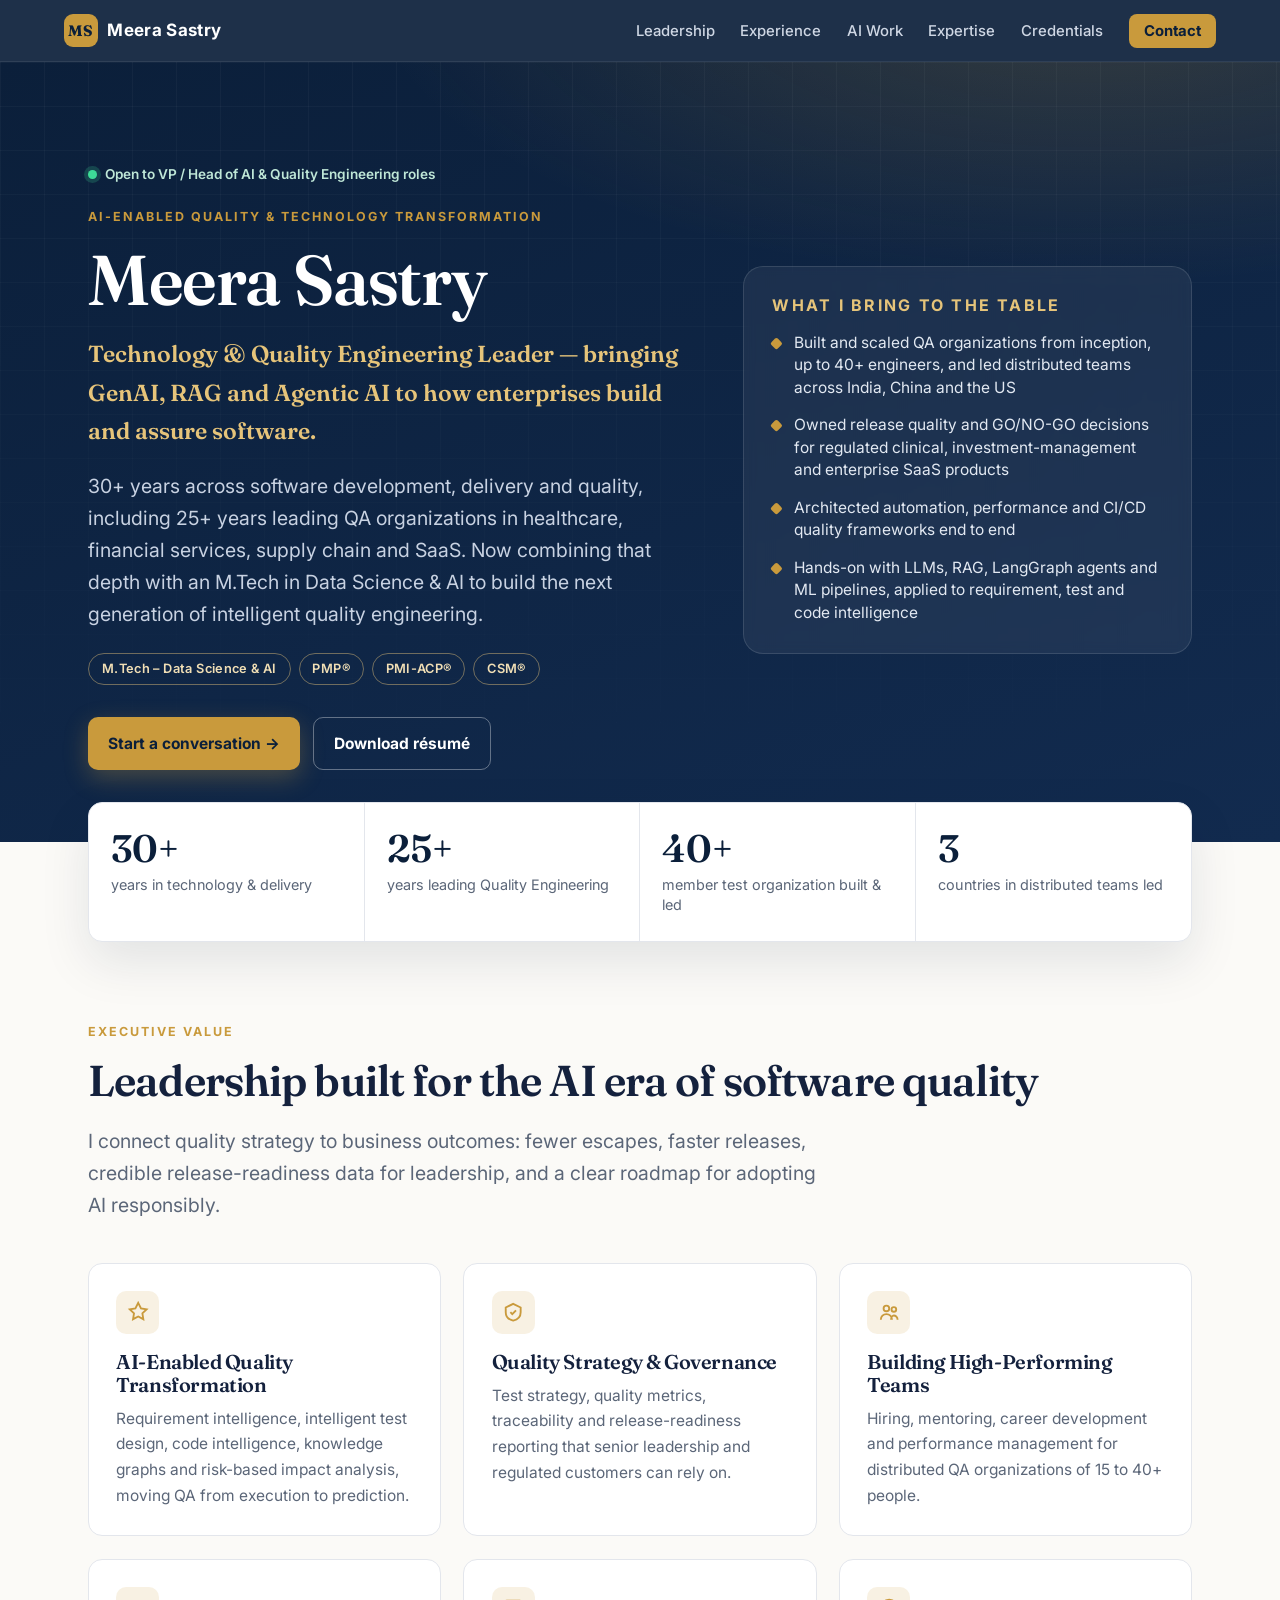
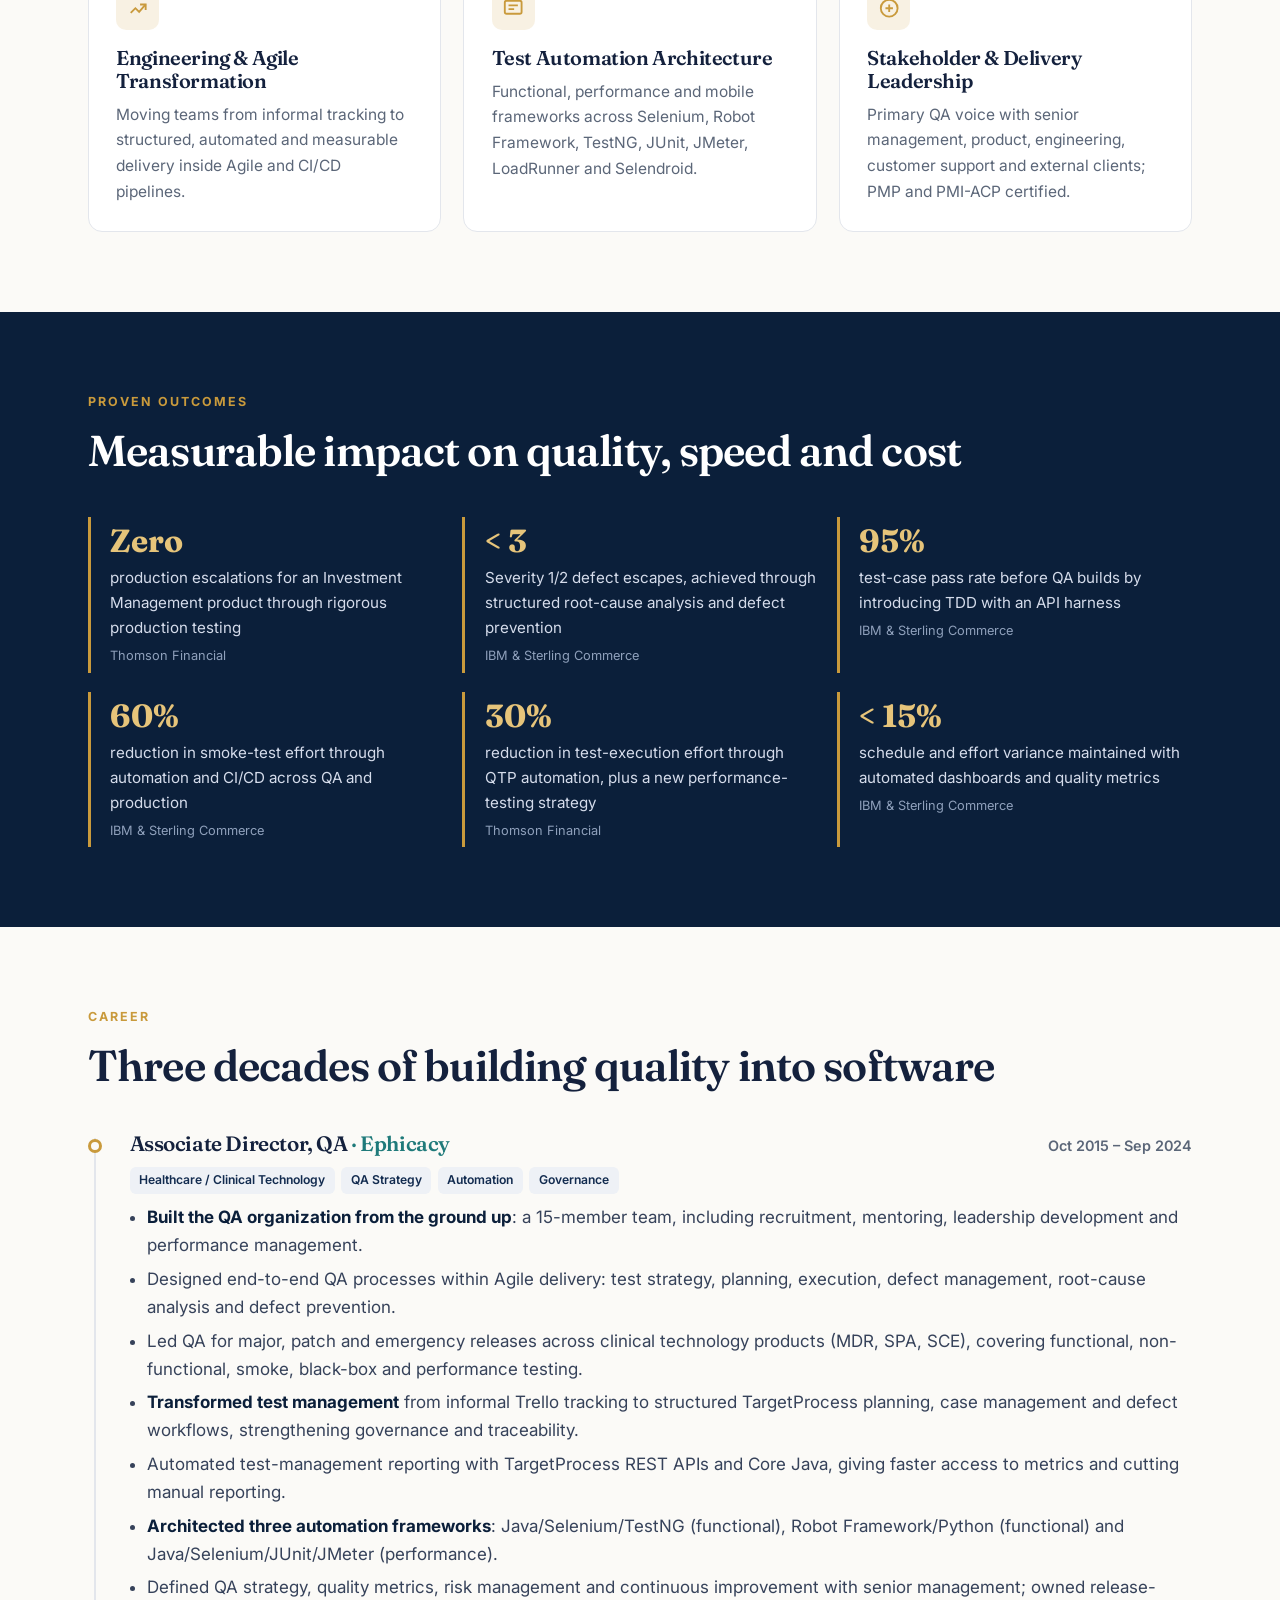
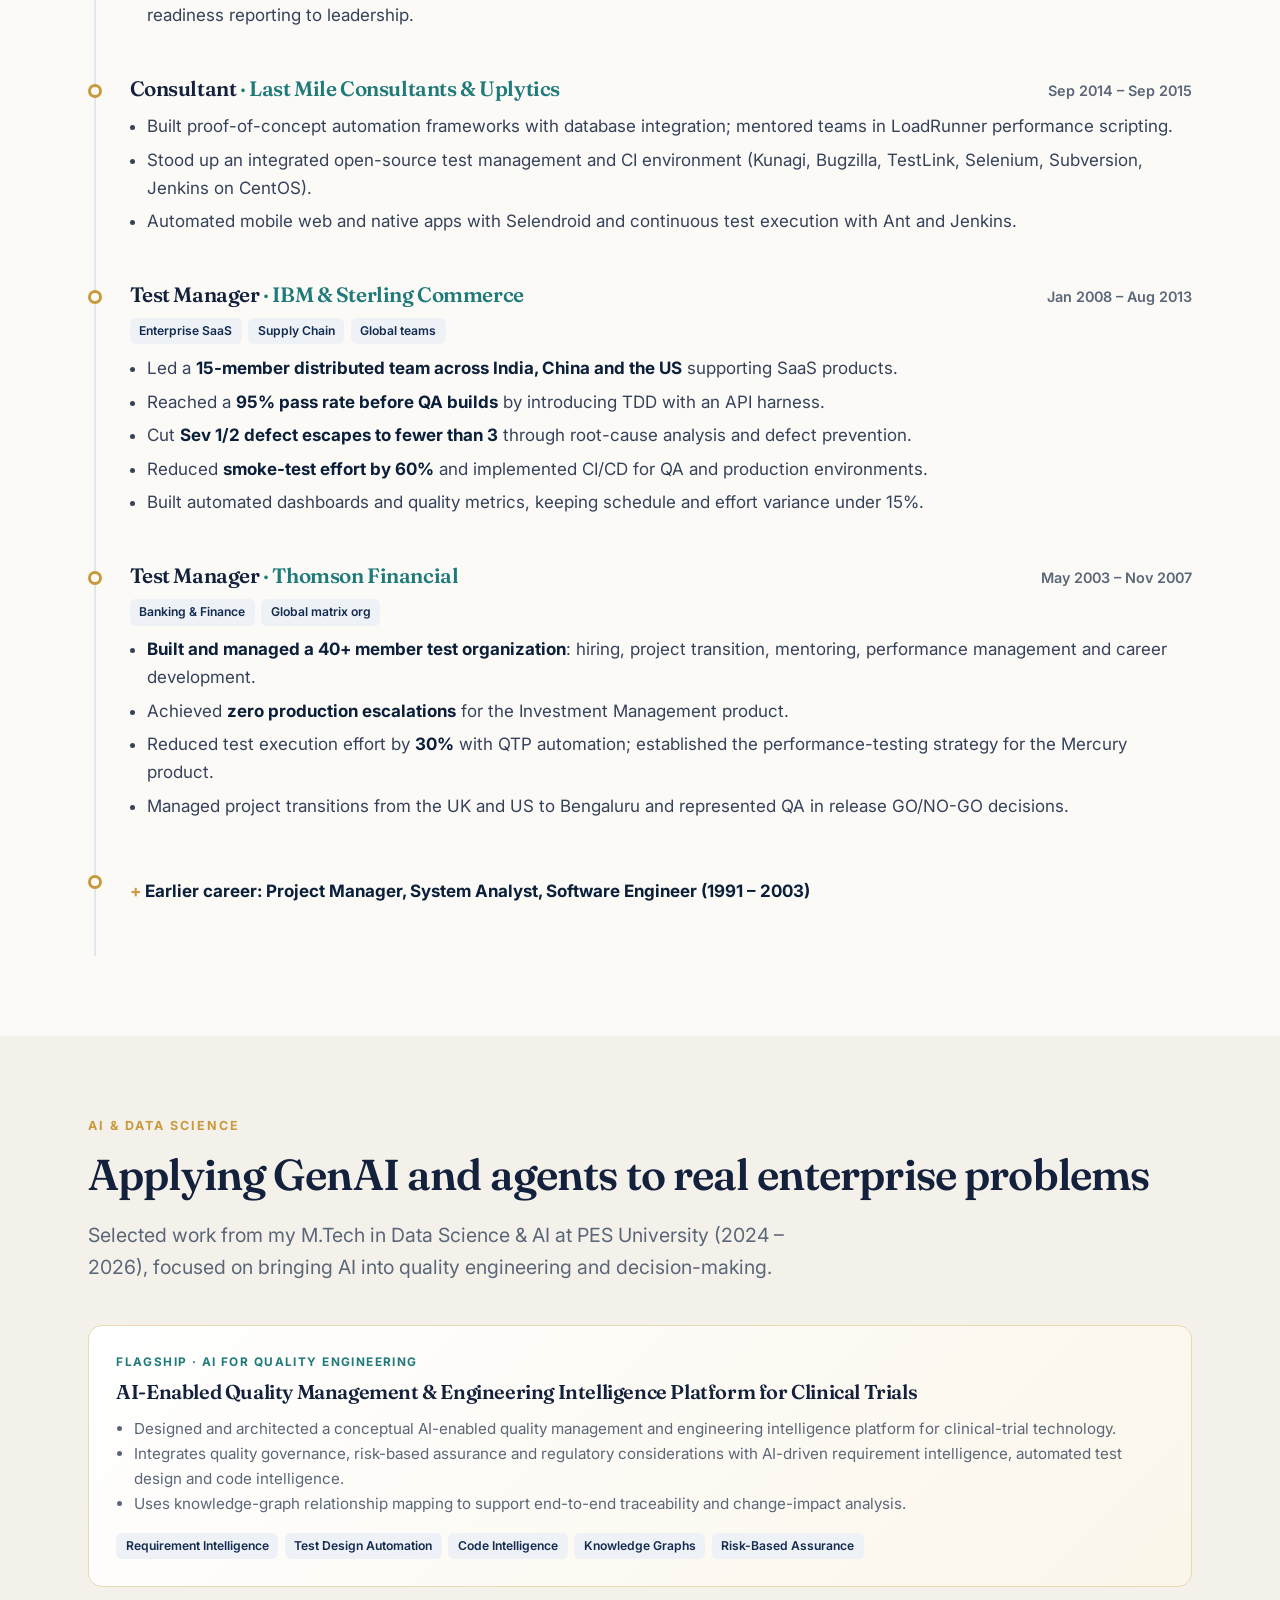
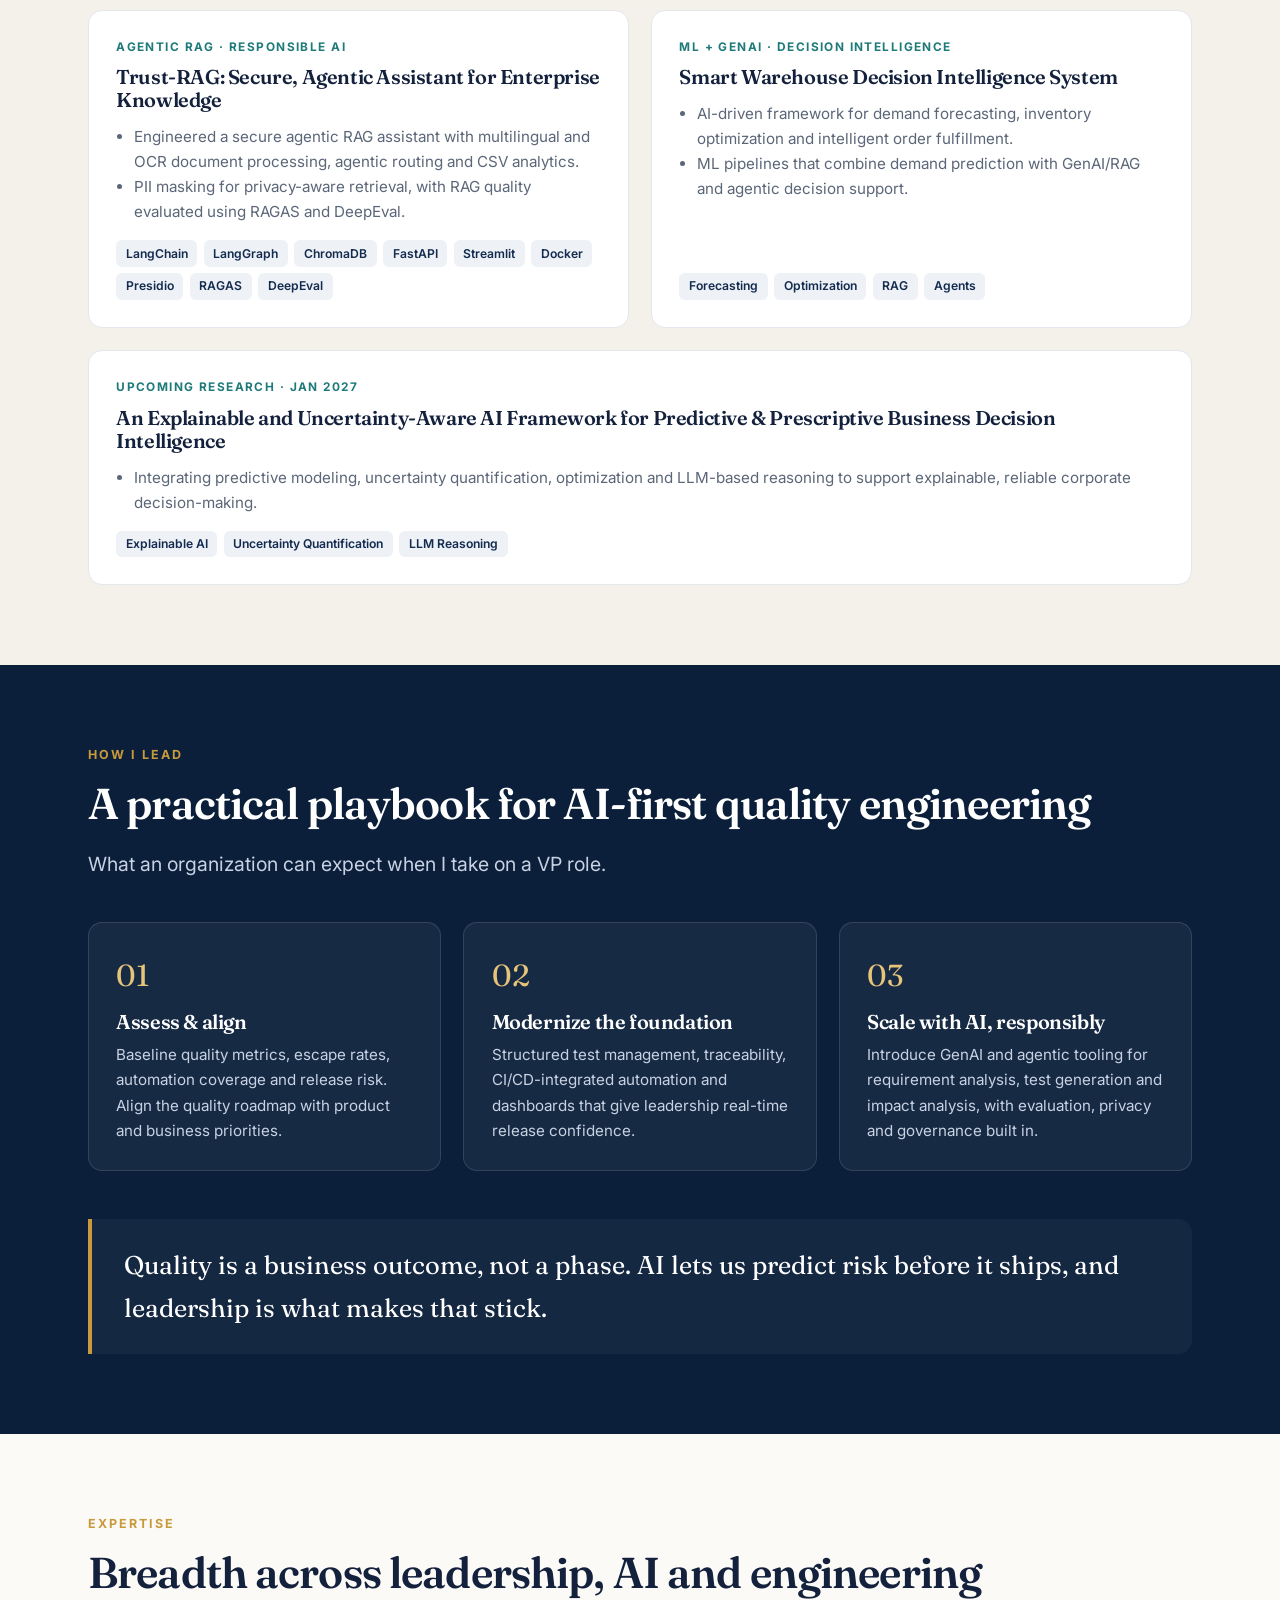
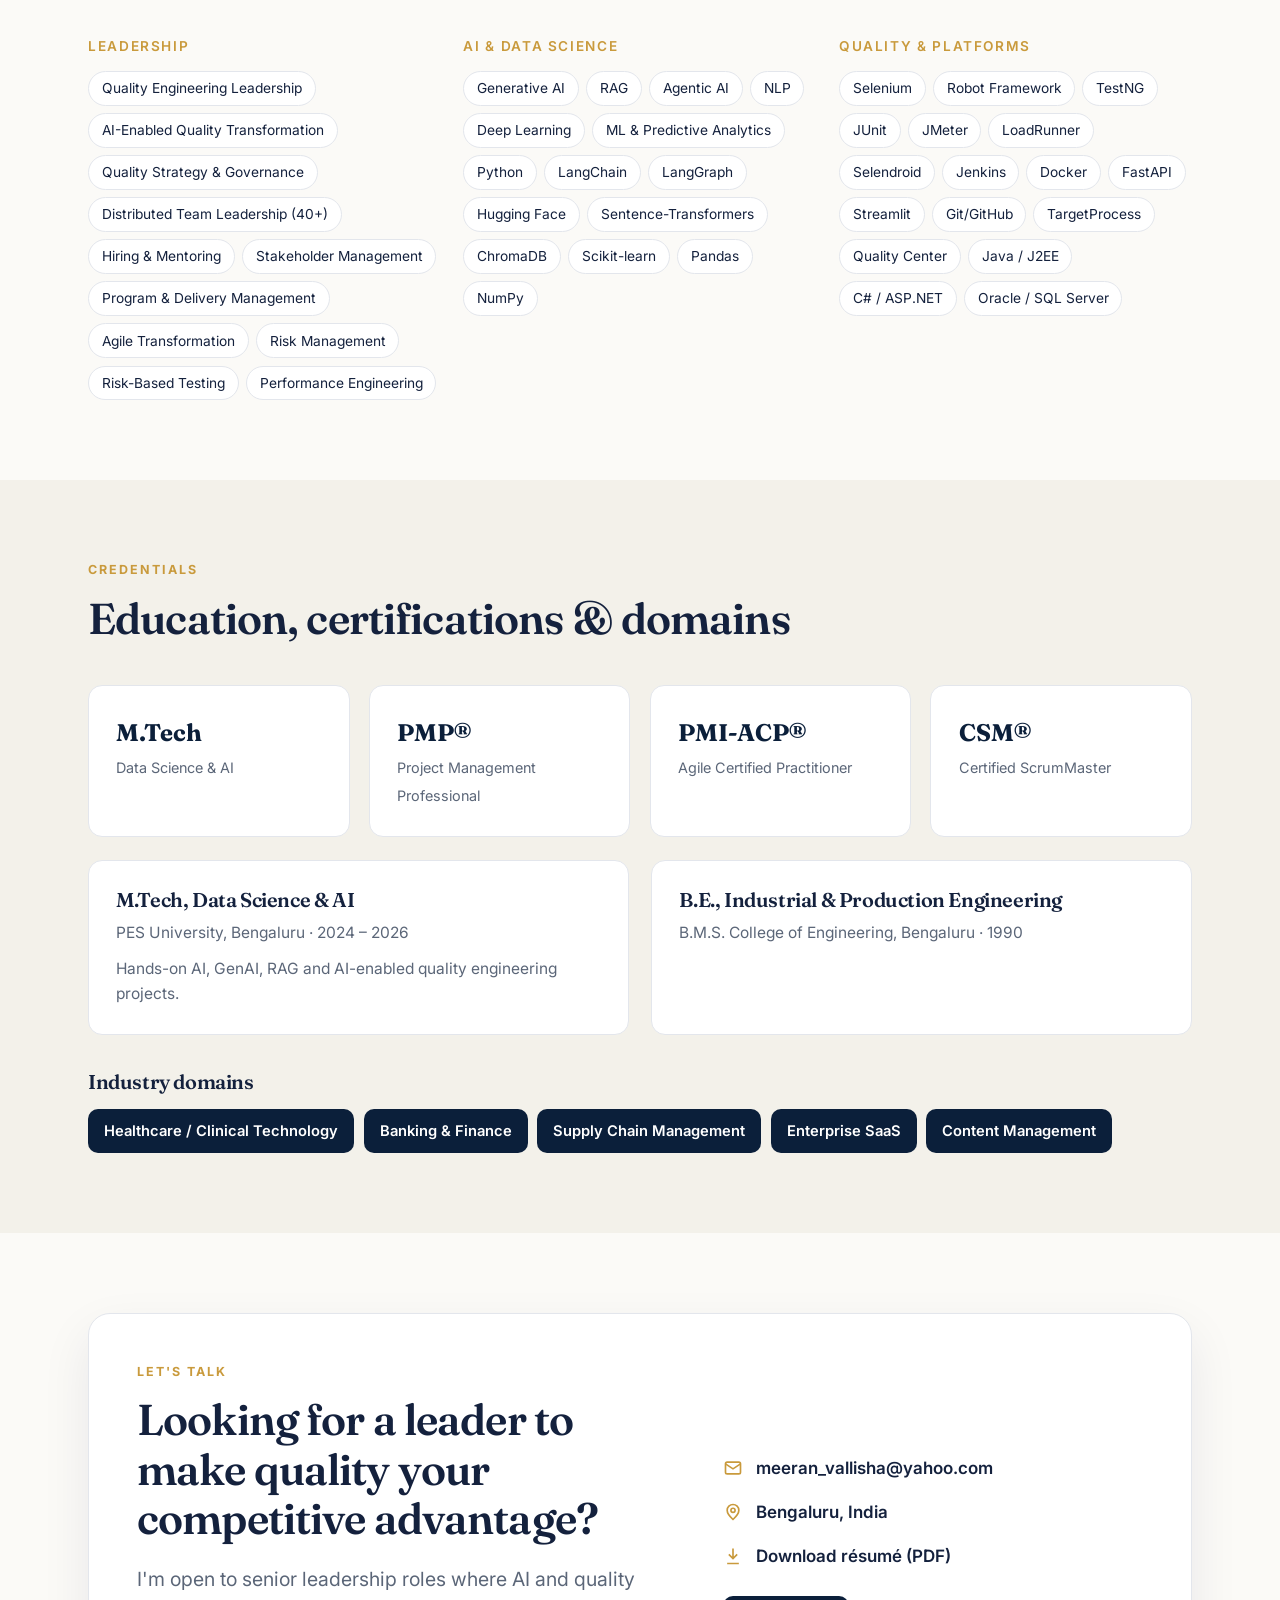
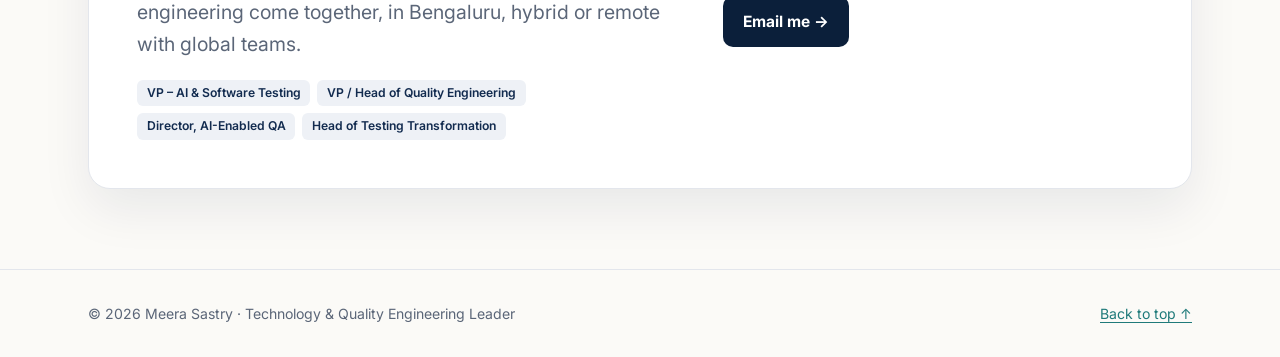
<file: index.html>
<!DOCTYPE html>
<html lang="en">
<head>
<meta charset="UTF-8">
<meta name="viewport" content="width=device-width, initial-scale=1.0">
<title>Meera Sastry | AI-Enabled Quality Engineering Leader | VP – AI & Software Testing</title>
<meta name="description" content="Meera Sastry — Technology & Quality Engineering leader with 30+ years of experience, 25+ in QA leadership. M.Tech in Data Science & AI, PMP®, PMI-ACP®, CSM®. Open to VP / Head of AI & Quality Engineering roles.">
<meta name="keywords" content="Meera Sastry, VP Quality Engineering, Head of QA, AI in Testing, GenAI, RAG, Agentic AI, Test Automation, QA Director, Bengaluru">
<meta name="author" content="Meera Sastry">
<meta property="og:type" content="profile">
<meta property="og:title" content="Meera Sastry | AI-Enabled Quality Engineering Leader">
<meta property="og:description" content="30+ years in technology, 25+ in Quality Engineering leadership. M.Tech in Data Science & AI. Open to VP – AI & Software Testing roles.">
<meta property="og:image" content="https://meerasastryv.github.io/assets/og-image.png">
<meta name="twitter:card" content="summary_large_image">
<link rel="icon" type="image/svg+xml" href="assets/favicon.svg">
<link rel="preconnect" href="https://fonts.googleapis.com">
<link rel="preconnect" href="https://fonts.gstatic.com" crossorigin>
<link href="https://fonts.googleapis.com/css2?family=Fraunces:opsz,wght@9..144,500;9..144,600;9..144,700&family=Inter:wght@400;500;600;700&display=swap" rel="stylesheet">
<link rel="stylesheet" href="assets/styles.css">
<script>document.documentElement.classList.add("js")</script>
<script type="application/ld+json">
{"@context":"https://schema.org","@type":"Person","name":"Meera Sastry","jobTitle":"Technology & Quality Engineering Leader","email":"mailto:meeran_vallisha@yahoo.com","address":{"@type":"PostalAddress","addressLocality":"Bengaluru","addressCountry":"IN"},
"alumniOf":[{"@type":"CollegeOrUniversity","name":"PES University"},{"@type":"CollegeOrUniversity","name":"B.M.S. College of Engineering"}],
"hasCredential":["PMP","PMI-ACP","Certified ScrumMaster (CSM)"],
"knowsAbout":["Quality Engineering","Software Testing","Test Automation","Generative AI","Retrieval-Augmented Generation","Agentic AI","Machine Learning","Risk-Based Testing","Agile Transformation"]}
</script>
</head>
<body>
<a class="skip" href="#main">Skip to content</a>
<header class="site-header">
  <nav class="container nav" aria-label="Primary">
    <a class="logo" href="#top"><span class="logo-mark">MS</span>Meera Sastry</a>
    <button class="menu-btn" aria-expanded="false" aria-controls="menu" aria-label="Toggle menu">☰</button>
    <ul id="menu">
      <li><a href="#value">Leadership</a></li>
      <li><a href="#experience">Experience</a></li>
      <li><a href="#ai">AI Work</a></li>
      <li><a href="#expertise">Expertise</a></li>
      <li><a href="#credentials">Credentials</a></li>
      <li><a class="nav-cta" href="#contact">Contact</a></li>
    </ul>
  </nav>
</header>

<main id="main">
<section class="hero" id="top">
  <div class="container hero-grid">
    <div>
      <p class="availability">Open to VP / Head of AI &amp; Quality Engineering roles</p>
      <p class="eyebrow">AI-Enabled Quality &amp; Technology Transformation</p>
      <h1>Meera Sastry</h1>
      <p class="title">Technology &amp; Quality Engineering Leader — bringing GenAI, RAG and Agentic AI to how enterprises build and assure software.</p>
      <p class="lead">30+ years across software development, delivery and quality, including 25+ years leading QA organizations in healthcare, financial services, supply chain and SaaS. Now combining that depth with an M.Tech in Data Science &amp; AI to build the next generation of intelligent quality engineering.</p>
      <div class="badges" aria-label="Certifications">
        <span class="badge">M.Tech – Data Science &amp; AI</span><span class="badge">PMP®</span><span class="badge">PMI-ACP®</span><span class="badge">CSM®</span>
      </div>
      <div class="actions">
        <a class="btn btn-gold" href="#contact">Start a conversation →</a>
        <a class="btn btn-ghost" href="assets/Meera_Sastry_Resume.pdf" download>Download résumé</a>
      </div>
    </div>
    <aside class="hero-card" aria-label="At a glance">
      <h2>What I bring to the table</h2>
      <ul>
        <li>Built and scaled QA organizations from inception, up to 40+ engineers, and led distributed teams across India, China and the US</li>
        <li>Owned release quality and GO/NO-GO decisions for regulated clinical, investment-management and enterprise SaaS products</li>
        <li>Architected automation, performance and CI/CD quality frameworks end to end</li>
        <li>Hands-on with LLMs, RAG, LangGraph agents and ML pipelines, applied to requirement, test and code intelligence</li>
      </ul>
    </aside>
  </div>
</section>

<div class="container metrics reveal">
  <div class="metric-grid">
    <div class="metric"><b>30+</b><span>years in technology &amp; delivery</span></div>
    <div class="metric"><b>25+</b><span>years leading Quality Engineering</span></div>
    <div class="metric"><b>40+</b><span>member test organization built &amp; led</span></div>
    <div class="metric"><b>3</b><span>countries in distributed teams led</span></div>
  </div>
</div>

<section id="value">
  <div class="container">
    <div class="section-head reveal">
      <p class="eyebrow">Executive value</p>
      <h2>Leadership built for the AI era of software quality</h2>
      <p class="lead">I connect quality strategy to business outcomes: fewer escapes, faster releases, credible release-readiness data for leadership, and a clear roadmap for adopting AI responsibly.</p>
    </div>
    <div class="value-grid">
      <article class="card reveal"><div class="icon"><svg viewBox="0 0 24 24" fill="none" stroke="currentColor" stroke-width="2"><path d="M12 2l3 6 6 .9-4.5 4.3 1 6.3L12 16.6 6.5 19.5l1-6.3L3 8.9 9 8z"/></svg></div>
        <h3>AI-Enabled Quality Transformation</h3><p>Requirement intelligence, intelligent test design, code intelligence, knowledge graphs and risk-based impact analysis, moving QA from execution to prediction.</p></article>
      <article class="card reveal"><div class="icon"><svg viewBox="0 0 24 24" fill="none" stroke="currentColor" stroke-width="2"><path d="M12 3l8 4v5c0 5-3.5 8-8 9-4.5-1-8-4-8-9V7z"/><path d="M9 12l2 2 4-4"/></svg></div>
        <h3>Quality Strategy &amp; Governance</h3><p>Test strategy, quality metrics, traceability and release-readiness reporting that senior leadership and regulated customers can rely on.</p></article>
      <article class="card reveal"><div class="icon"><svg viewBox="0 0 24 24" fill="none" stroke="currentColor" stroke-width="2"><circle cx="9" cy="8" r="3"/><circle cx="17" cy="9" r="2.5"/><path d="M3 20c0-3.3 2.7-6 6-6s6 2.7 6 6M14 20c0-2.5 1.5-4.5 3-4.5s4 1.5 4 4.5"/></svg></div>
        <h3>Building High-Performing Teams</h3><p>Hiring, mentoring, career development and performance management for distributed QA organizations of 15 to 40+ people.</p></article>
      <article class="card reveal"><div class="icon"><svg viewBox="0 0 24 24" fill="none" stroke="currentColor" stroke-width="2"><path d="M4 17l5-5 4 4 7-8"/><path d="M14 8h6v6"/></svg></div>
        <h3>Engineering &amp; Agile Transformation</h3><p>Moving teams from informal tracking to structured, automated and measurable delivery inside Agile and CI/CD pipelines.</p></article>
      <article class="card reveal"><div class="icon"><svg viewBox="0 0 24 24" fill="none" stroke="currentColor" stroke-width="2"><rect x="3" y="4" width="18" height="14" rx="2"/><path d="M7 9h10M7 13h6"/></svg></div>
        <h3>Test Automation Architecture</h3><p>Functional, performance and mobile frameworks across Selenium, Robot Framework, TestNG, JUnit, JMeter, LoadRunner and Selendroid.</p></article>
      <article class="card reveal"><div class="icon"><svg viewBox="0 0 24 24" fill="none" stroke="currentColor" stroke-width="2"><path d="M8 12h8M12 8v8"/><circle cx="12" cy="12" r="9"/></svg></div>
        <h3>Stakeholder &amp; Delivery Leadership</h3><p>Primary QA voice with senior management, product, engineering, customer support and external clients; PMP and PMI-ACP certified.</p></article>
    </div>
  </div>
</section>

<section class="dark" id="impact">
  <div class="container">
    <div class="section-head reveal">
      <p class="eyebrow">Proven outcomes</p>
      <h2>Measurable impact on quality, speed and cost</h2>
    </div>
    <div class="impact-grid">
      <div class="impact reveal"><b>Zero</b><p>production escalations for an Investment Management product through rigorous production testing</p><small>Thomson Financial</small></div>
      <div class="impact reveal"><b>&lt; 3</b><p>Severity 1/2 defect escapes, achieved through structured root-cause analysis and defect prevention</p><small>IBM &amp; Sterling Commerce</small></div>
      <div class="impact reveal"><b>95%</b><p>test-case pass rate before QA builds by introducing TDD with an API harness</p><small>IBM &amp; Sterling Commerce</small></div>
      <div class="impact reveal"><b>60%</b><p>reduction in smoke-test effort through automation and CI/CD across QA and production</p><small>IBM &amp; Sterling Commerce</small></div>
      <div class="impact reveal"><b>30%</b><p>reduction in test-execution effort through QTP automation, plus a new performance-testing strategy</p><small>Thomson Financial</small></div>
      <div class="impact reveal"><b>&lt; 15%</b><p>schedule and effort variance maintained with automated dashboards and quality metrics</p><small>IBM &amp; Sterling Commerce</small></div>
    </div>
  </div>
</section>

<section id="experience">
  <div class="container">
    <div class="section-head reveal">
      <p class="eyebrow">Career</p>
      <h2>Three decades of building quality into software</h2>
    </div>
    <div class="timeline">
      <article class="role reveal">
        <div class="role-head"><h3>Associate Director, QA <span class="org">· Ephicacy</span></h3><span class="dates">Oct 2015 – Sep 2024</span></div>
        <div class="tags"><span class="tag">Healthcare / Clinical Technology</span><span class="tag">QA Strategy</span><span class="tag">Automation</span><span class="tag">Governance</span></div>
        <ul>
          <li><strong>Built the QA organization from the ground up</strong>: a 15-member team, including recruitment, mentoring, leadership development and performance management.</li>
          <li>Designed end-to-end QA processes within Agile delivery: test strategy, planning, execution, defect management, root-cause analysis and defect prevention.</li>
          <li>Led QA for major, patch and emergency releases across clinical technology products (MDR, SPA, SCE), covering functional, non-functional, smoke, black-box and performance testing.</li>
          <li><strong>Transformed test management</strong> from informal Trello tracking to structured TargetProcess planning, case management and defect workflows, strengthening governance and traceability.</li>
          <li>Automated test-management reporting with TargetProcess REST APIs and Core Java, giving faster access to metrics and cutting manual reporting.</li>
          <li><strong>Architected three automation frameworks</strong>: Java/Selenium/TestNG (functional), Robot Framework/Python (functional) and Java/Selenium/JUnit/JMeter (performance).</li>
          <li>Defined QA strategy, quality metrics, risk management and continuous improvement with senior management; owned release-readiness reporting to leadership.</li>
        </ul>
      </article>
      <article class="role reveal">
        <div class="role-head"><h3>Consultant <span class="org">· Last Mile Consultants &amp; Uplytics</span></h3><span class="dates">Sep 2014 – Sep 2015</span></div>
        <ul>
          <li>Built proof-of-concept automation frameworks with database integration; mentored teams in LoadRunner performance scripting.</li>
          <li>Stood up an integrated open-source test management and CI environment (Kunagi, Bugzilla, TestLink, Selenium, Subversion, Jenkins on CentOS).</li>
          <li>Automated mobile web and native apps with Selendroid and continuous test execution with Ant and Jenkins.</li>
        </ul>
      </article>
      <article class="role reveal">
        <div class="role-head"><h3>Test Manager <span class="org">· IBM &amp; Sterling Commerce</span></h3><span class="dates">Jan 2008 – Aug 2013</span></div>
        <div class="tags"><span class="tag">Enterprise SaaS</span><span class="tag">Supply Chain</span><span class="tag">Global teams</span></div>
        <ul>
          <li>Led a <strong>15-member distributed team across India, China and the US</strong> supporting SaaS products.</li>
          <li>Reached a <strong>95% pass rate before QA builds</strong> by introducing TDD with an API harness.</li>
          <li>Cut <strong>Sev 1/2 defect escapes to fewer than 3</strong> through root-cause analysis and defect prevention.</li>
          <li>Reduced <strong>smoke-test effort by 60%</strong> and implemented CI/CD for QA and production environments.</li>
          <li>Built automated dashboards and quality metrics, keeping schedule and effort variance under 15%.</li>
        </ul>
      </article>
      <article class="role reveal">
        <div class="role-head"><h3>Test Manager <span class="org">· Thomson Financial</span></h3><span class="dates">May 2003 – Nov 2007</span></div>
        <div class="tags"><span class="tag">Banking &amp; Finance</span><span class="tag">Global matrix org</span></div>
        <ul>
          <li><strong>Built and managed a 40+ member test organization</strong>: hiring, project transition, mentoring, performance management and career development.</li>
          <li>Achieved <strong>zero production escalations</strong> for the Investment Management product.</li>
          <li>Reduced test execution effort by <strong>30%</strong> with QTP automation; established the performance-testing strategy for the Mercury product.</li>
          <li>Managed project transitions from the UK and US to Bengaluru and represented QA in release GO/NO-GO decisions.</li>
        </ul>
      </article>
      <article class="role reveal">
        <details class="early">
          <summary>Earlier career: Project Manager, System Analyst, Software Engineer (1991 – 2003)</summary>
          <ul>
            <li><strong>Project Manager</strong>, Majoris / DSL India / Subex Systems (2000 – 2003): led delivery of web, commerce and enterprise applications on ASP.NET/C#, Commerce Server, J2EE, SQL Server and Oracle.</li>
            <li><strong>System Analyst</strong>, Satyam Computer Services (1998 – 2000): led inspections, reviews and internal testing; coordinated system testing and metrics with clients.</li>
            <li><strong>Software Engineer</strong>, Canbank Computer Services, Network Information Services, HMT (1991 – 1998): built banking, interbank cash-transfer, audit and information-management systems.</li>
          </ul>
        </details>
      </article>
    </div>
  </div>
</section>

<section class="alt" id="ai">
  <div class="container">
    <div class="section-head reveal">
      <p class="eyebrow">AI &amp; Data Science</p>
      <h2>Applying GenAI and agents to real enterprise problems</h2>
      <p class="lead">Selected work from my M.Tech in Data Science &amp; AI at PES University (2024 – 2026), focused on bringing AI into quality engineering and decision-making.</p>
    </div>
    <div class="project-grid">
      <article class="card project featured reveal">
        <span class="kind">Flagship · AI for Quality Engineering</span>
        <h3>AI-Enabled Quality Management &amp; Engineering Intelligence Platform for Clinical Trials</h3>
        <ul>
          <li>Designed and architected a conceptual AI-enabled quality management and engineering intelligence platform for clinical-trial technology.</li>
          <li>Integrates quality governance, risk-based assurance and regulatory considerations with AI-driven requirement intelligence, automated test design and code intelligence.</li>
          <li>Uses knowledge-graph relationship mapping to support end-to-end traceability and change-impact analysis.</li>
        </ul>
        <div class="stack"><span class="tag">Requirement Intelligence</span><span class="tag">Test Design Automation</span><span class="tag">Code Intelligence</span><span class="tag">Knowledge Graphs</span><span class="tag">Risk-Based Assurance</span></div>
      </article>
      <article class="card project reveal">
        <span class="kind">Agentic RAG · Responsible AI</span>
        <h3>Trust-RAG: Secure, Agentic Assistant for Enterprise Knowledge</h3>
        <ul>
          <li>Engineered a secure agentic RAG assistant with multilingual and OCR document processing, agentic routing and CSV analytics.</li>
          <li>PII masking for privacy-aware retrieval, with RAG quality evaluated using RAGAS and DeepEval.</li>
        </ul>
        <div class="stack"><span class="tag">LangChain</span><span class="tag">LangGraph</span><span class="tag">ChromaDB</span><span class="tag">FastAPI</span><span class="tag">Streamlit</span><span class="tag">Docker</span><span class="tag">Presidio</span><span class="tag">RAGAS</span><span class="tag">DeepEval</span></div>
      </article>
      <article class="card project reveal">
        <span class="kind">ML + GenAI · Decision Intelligence</span>
        <h3>Smart Warehouse Decision Intelligence System</h3>
        <ul>
          <li>AI-driven framework for demand forecasting, inventory optimization and intelligent order fulfillment.</li>
          <li>ML pipelines that combine demand prediction with GenAI/RAG and agentic decision support.</li>
        </ul>
        <div class="stack"><span class="tag">Forecasting</span><span class="tag">Optimization</span><span class="tag">RAG</span><span class="tag">Agents</span></div>
      </article>
      <article class="card project reveal" style="grid-column:1/-1">
        <span class="kind">Upcoming research · Jan 2027</span>
        <h3>An Explainable and Uncertainty-Aware AI Framework for Predictive &amp; Prescriptive Business Decision Intelligence</h3>
        <ul><li>Integrating predictive modeling, uncertainty quantification, optimization and LLM-based reasoning to support explainable, reliable corporate decision-making.</li></ul>
        <div class="stack"><span class="tag">Explainable AI</span><span class="tag">Uncertainty Quantification</span><span class="tag">LLM Reasoning</span></div>
      </article>
    </div>
  </div>
</section>

<section class="dark" id="approach">
  <div class="container">
    <div class="section-head reveal">
      <p class="eyebrow">How I lead</p>
      <h2>A practical playbook for AI-first quality engineering</h2>
      <p class="lead">What an organization can expect when I take on a VP role.</p>
    </div>
    <div class="approach">
      <div class="step reveal"><h3>Assess &amp; align</h3><p>Baseline quality metrics, escape rates, automation coverage and release risk. Align the quality roadmap with product and business priorities.</p></div>
      <div class="step reveal"><h3>Modernize the foundation</h3><p>Structured test management, traceability, CI/CD-integrated automation and dashboards that give leadership real-time release confidence.</p></div>
      <div class="step reveal"><h3>Scale with AI, responsibly</h3><p>Introduce GenAI and agentic tooling for requirement analysis, test generation and impact analysis, with evaluation, privacy and governance built in.</p></div>
    </div>
    <blockquote class="reveal">Quality is a business outcome, not a phase. AI lets us predict risk before it ships, and leadership is what makes that stick.</blockquote>
  </div>
</section>

<section id="expertise">
  <div class="container">
    <div class="section-head reveal">
      <p class="eyebrow">Expertise</p>
      <h2>Breadth across leadership, AI and engineering</h2>
    </div>
    <div class="skills-grid">
      <div class="reveal"><h3>Leadership</h3><div class="chips">
        <span class="chip">Quality Engineering Leadership</span><span class="chip">AI-Enabled Quality Transformation</span><span class="chip">Quality Strategy &amp; Governance</span><span class="chip">Distributed Team Leadership (40+)</span><span class="chip">Hiring &amp; Mentoring</span><span class="chip">Stakeholder Management</span><span class="chip">Program &amp; Delivery Management</span><span class="chip">Agile Transformation</span><span class="chip">Risk Management</span><span class="chip">Risk-Based Testing</span><span class="chip">Performance Engineering</span></div></div>
      <div class="reveal"><h3>AI &amp; Data Science</h3><div class="chips">
        <span class="chip">Generative AI</span><span class="chip">RAG</span><span class="chip">Agentic AI</span><span class="chip">NLP</span><span class="chip">Deep Learning</span><span class="chip">ML &amp; Predictive Analytics</span><span class="chip">Python</span><span class="chip">LangChain</span><span class="chip">LangGraph</span><span class="chip">Hugging Face</span><span class="chip">Sentence-Transformers</span><span class="chip">ChromaDB</span><span class="chip">Scikit-learn</span><span class="chip">Pandas</span><span class="chip">NumPy</span></div></div>
      <div class="reveal"><h3>Quality &amp; Platforms</h3><div class="chips">
        <span class="chip">Selenium</span><span class="chip">Robot Framework</span><span class="chip">TestNG</span><span class="chip">JUnit</span><span class="chip">JMeter</span><span class="chip">LoadRunner</span><span class="chip">Selendroid</span><span class="chip">Jenkins</span><span class="chip">Docker</span><span class="chip">FastAPI</span><span class="chip">Streamlit</span><span class="chip">Git/GitHub</span><span class="chip">TargetProcess</span><span class="chip">Quality Center</span><span class="chip">Java / J2EE</span><span class="chip">C# / ASP.NET</span><span class="chip">Oracle / SQL Server</span></div></div>
    </div>
  </div>
</section>

<section class="alt" id="credentials">
  <div class="container">
    <div class="section-head reveal">
      <p class="eyebrow">Credentials</p>
      <h2>Education, certifications &amp; domains</h2>
    </div>
    <div class="cred-grid">
      <div class="card cred reveal"><b>M.Tech</b><span>Data Science &amp; AI</span></div>
      <div class="card cred reveal"><b>PMP®</b><span>Project Management Professional</span></div>
      <div class="card cred reveal"><b>PMI-ACP®</b><span>Agile Certified Practitioner</span></div>
      <div class="card cred reveal"><b>CSM®</b><span>Certified ScrumMaster</span></div>
    </div>
    <div class="edu">
      <div class="card reveal"><h3>M.Tech, Data Science &amp; AI</h3><p>PES University, Bengaluru · 2024 – 2026</p><p>Hands-on AI, GenAI, RAG and AI-enabled quality engineering projects.</p></div>
      <div class="card reveal"><h3>B.E., Industrial &amp; Production Engineering</h3><p>B.M.S. College of Engineering, Bengaluru · 1990</p></div>
    </div>
    <div class="reveal" style="margin-top:2.2rem">
      <h3>Industry domains</h3>
      <div class="domains"><span class="domain">Healthcare / Clinical Technology</span><span class="domain">Banking &amp; Finance</span><span class="domain">Supply Chain Management</span><span class="domain">Enterprise SaaS</span><span class="domain">Content Management</span></div>
    </div>
  </div>
</section>

<section id="contact">
  <div class="container">
    <div class="contact-box reveal">
      <div>
        <p class="eyebrow">Let's talk</p>
        <h2>Looking for a leader to make quality your competitive advantage?</h2>
        <p class="lead">I'm open to senior leadership roles where AI and quality engineering come together, in Bengaluru, hybrid or remote with global teams.</p>
        <div class="roles-sought"><span class="tag">VP – AI &amp; Software Testing</span><span class="tag">VP / Head of Quality Engineering</span><span class="tag">Director, AI-Enabled QA</span><span class="tag">Head of Testing Transformation</span></div>
      </div>
      <div>
        <ul class="contact-list">
          <li><a href="mailto:meeran_vallisha@yahoo.com?subject=Leadership%20opportunity"><svg viewBox="0 0 24 24" fill="none" stroke="currentColor" stroke-width="2"><rect x="3" y="5" width="18" height="14" rx="2"/><path d="M3 7l9 6 9-6"/></svg>meeran_vallisha@yahoo.com</a></li>
          <li><span><svg viewBox="0 0 24 24" fill="none" stroke="currentColor" stroke-width="2"><path d="M12 21s-7-6.2-7-11a7 7 0 0114 0c0 4.8-7 11-7 11z"/><circle cx="12" cy="10" r="2.5"/></svg>Bengaluru, India</span></li>
          <li><a href="assets/Meera_Sastry_Resume.pdf" download><svg viewBox="0 0 24 24" fill="none" stroke="currentColor" stroke-width="2"><path d="M12 3v12M7 10l5 5 5-5M5 21h14"/></svg>Download résumé (PDF)</a></li>
        </ul>
        <div class="actions" style="margin-top:1.6rem"><a class="btn btn-dark" href="mailto:meeran_vallisha@yahoo.com?subject=Leadership%20opportunity">Email me →</a></div>
      </div>
    </div>
  </div>
</section>
</main>

<footer>
  <div class="container"><span>© <span id="year">2026</span> Meera Sastry · Technology &amp; Quality Engineering Leader</span><a href="#top">Back to top ↑</a></div>
</footer>
<script src="assets/script.js"></script>
</body>
</html>
</file>
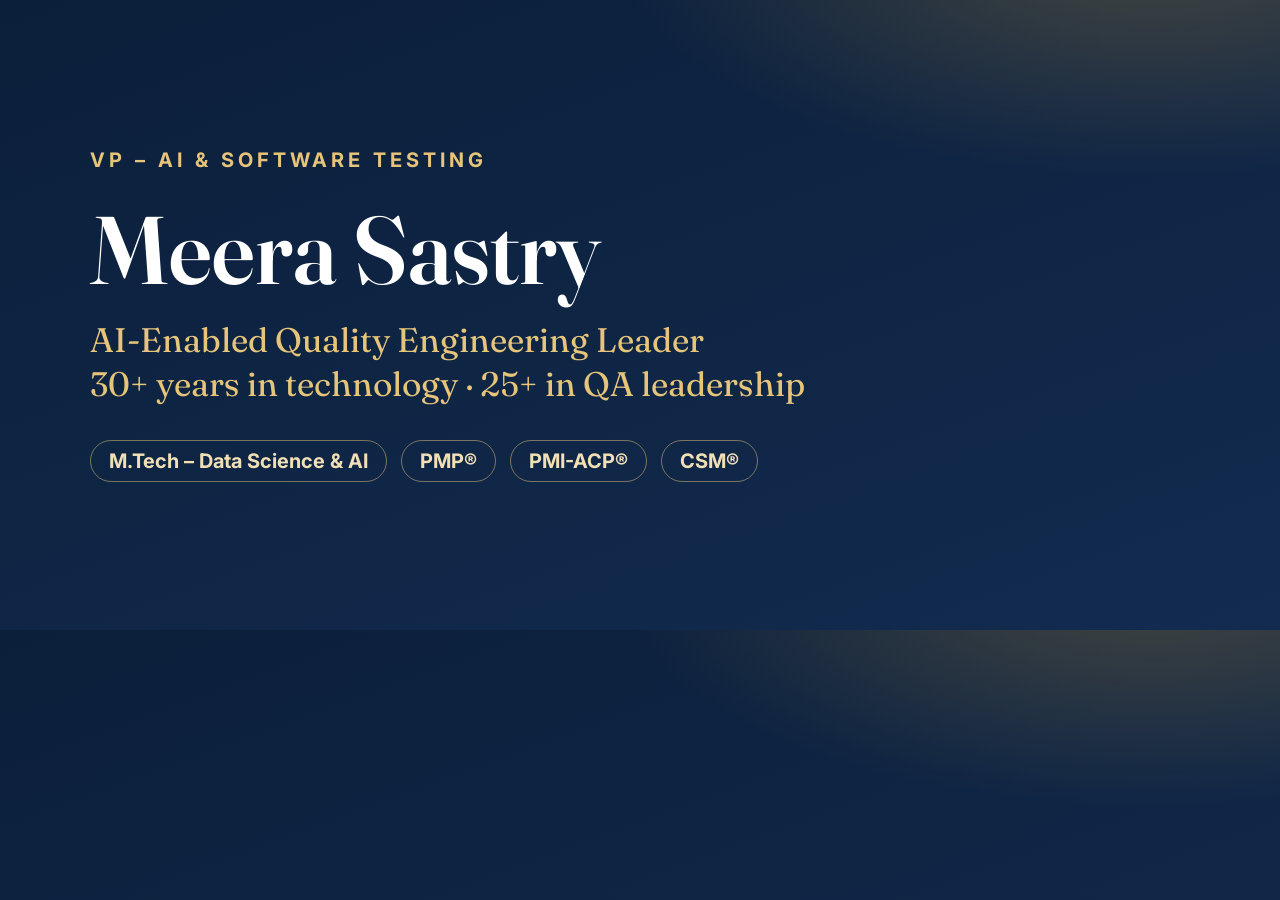
<file: resume/og.html>
<!DOCTYPE html><html><head><meta charset="utf-8"><link href="https://fonts.googleapis.com/css2?family=Fraunces:opsz,wght@9..144,600&family=Inter:wght@500;700&display=swap" rel="stylesheet"><style>
body{margin:0;width:1200px;height:630px;background:radial-gradient(900px 400px at 90% -10%,rgba(201,154,60,.3),transparent 60%),linear-gradient(160deg,#0b1f3a,#122b4f);color:#fff;font-family:Inter,sans-serif;display:flex;flex-direction:column;justify-content:center;padding:0 90px;box-sizing:border-box}
.e{color:#e6c47a;letter-spacing:4px;font-weight:700;font-size:20px}h1{font-family:Fraunces,serif;font-size:96px;margin:18px 0 10px;font-weight:600}
.t{font-family:Fraunces,serif;color:#e6c47a;font-size:34px;line-height:1.3}.b{margin-top:34px;display:flex;gap:14px}.b span{border:1px solid rgba(230,196,122,.5);color:#f1dfb5;border-radius:999px;padding:8px 18px;font-size:20px;font-weight:700}
</style></head><body><div class="e">VP – AI &amp; SOFTWARE TESTING</div><h1>Meera Sastry</h1><div class="t">AI-Enabled Quality Engineering Leader<br>30+ years in technology · 25+ in QA leadership</div>
<div class="b"><span>M.Tech – Data Science &amp; AI</span><span>PMP®</span><span>PMI-ACP®</span><span>CSM®</span></div></body></html>
</file>
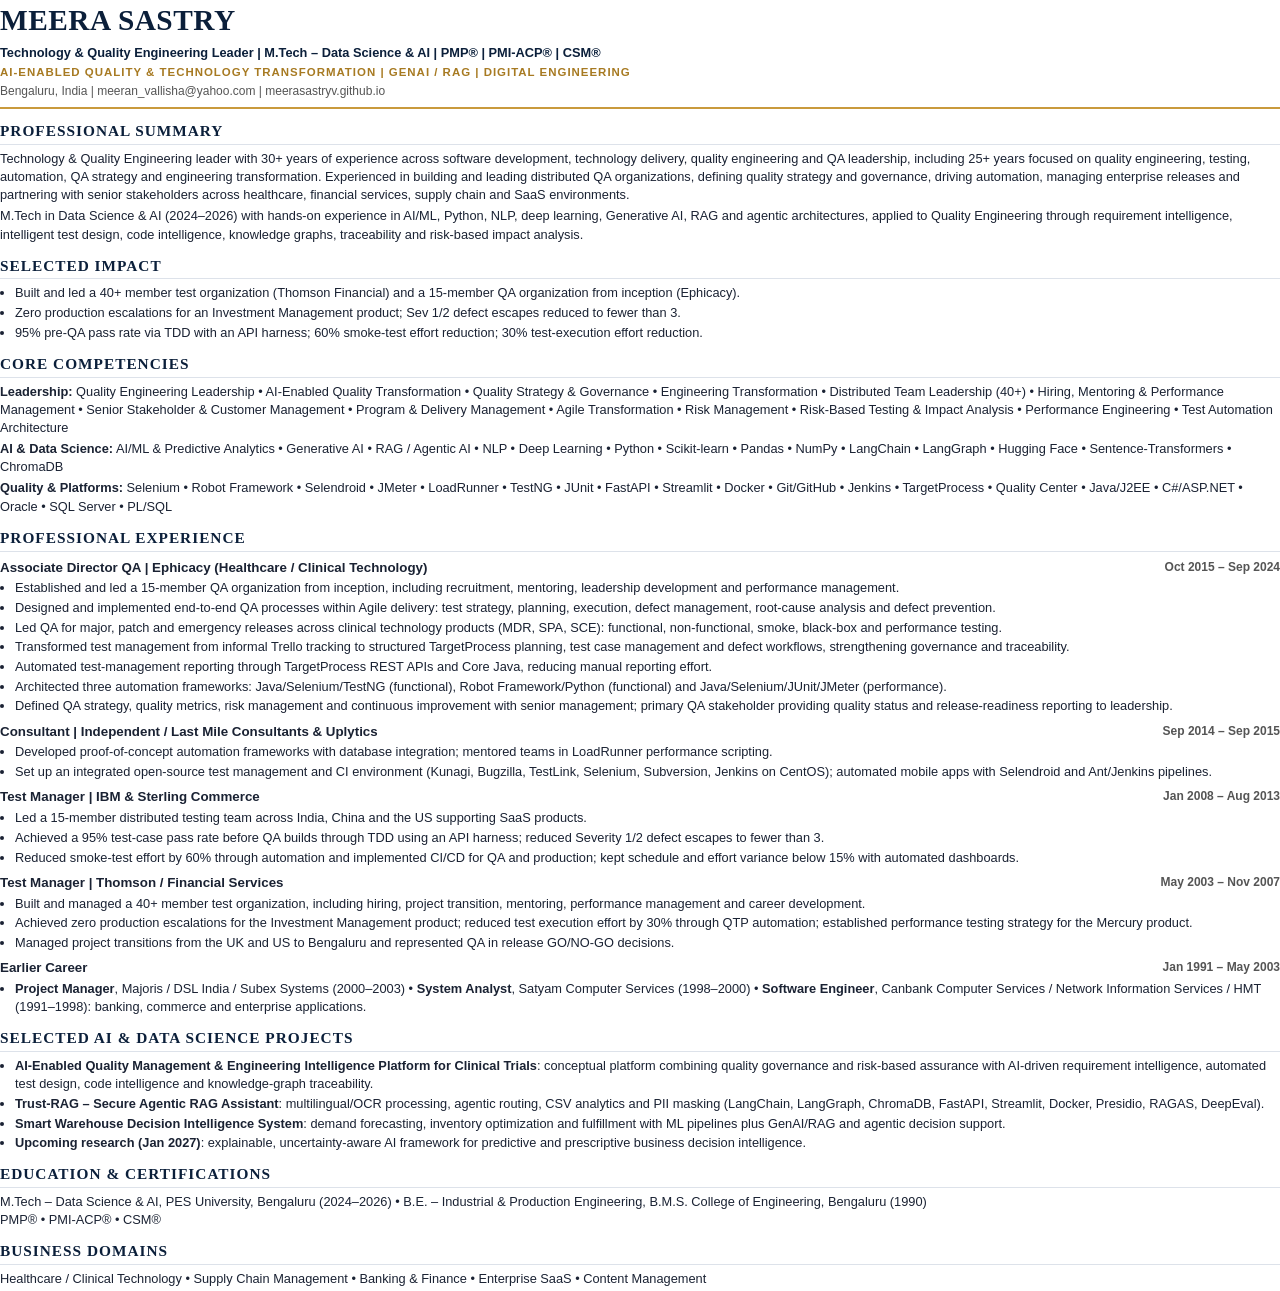
<file: resume/resume.html>
<!DOCTYPE html><html><head><meta charset="utf-8"><title>Meera Sastry – Résumé</title><style>
@page{size:A4;margin:14mm 15mm}
body{font-family:Inter,Helvetica,Arial,sans-serif;font-size:9.6pt;color:#1a2233;line-height:1.42;margin:0}
h1{font-family:Georgia,serif;font-size:22pt;margin:0;color:#0b1f3a;letter-spacing:.5px}
.sub{font-weight:700;color:#0b1f3a;margin:2px 0}.gold{color:#a77a22;font-weight:700;font-size:8.6pt;letter-spacing:1px}
.contact{color:#555;font-size:9pt;margin-top:3px}
header{border-bottom:2px solid #c99a3c;padding-bottom:7px;margin-bottom:8px}
h2{font-family:Georgia,serif;font-size:11.5pt;color:#0b1f3a;border-bottom:1px solid #dde2ea;padding-bottom:2px;margin:11px 0 5px;text-transform:uppercase;letter-spacing:1px}
h3{font-size:10pt;margin:7px 0 1px;display:flex;justify-content:space-between}h3 span{font-weight:600;color:#555;font-size:9pt}
ul{margin:2px 0 0;padding-left:15px}li{margin:1.5px 0}p{margin:3px 0}
.k{font-weight:700}
</style></head><body>
<header><h1>MEERA SASTRY</h1>
<div class="sub">Technology &amp; Quality Engineering Leader | M.Tech – Data Science &amp; AI | PMP® | PMI-ACP® | CSM®</div>
<div class="gold">AI-ENABLED QUALITY &amp; TECHNOLOGY TRANSFORMATION | GENAI / RAG | DIGITAL ENGINEERING</div>
<div class="contact">Bengaluru, India | meeran_vallisha@yahoo.com | meerasastryv.github.io</div></header>
<h2>Professional Summary</h2>
<p>Technology &amp; Quality Engineering leader with 30+ years of experience across software development, technology delivery, quality engineering and QA leadership, including 25+ years focused on quality engineering, testing, automation, QA strategy and engineering transformation. Experienced in building and leading distributed QA organizations, defining quality strategy and governance, driving automation, managing enterprise releases and partnering with senior stakeholders across healthcare, financial services, supply chain and SaaS environments.</p>
<p>M.Tech in Data Science &amp; AI (2024–2026) with hands-on experience in AI/ML, Python, NLP, deep learning, Generative AI, RAG and agentic architectures, applied to Quality Engineering through requirement intelligence, intelligent test design, code intelligence, knowledge graphs, traceability and risk-based impact analysis.</p>
<h2>Selected Impact</h2>
<ul><li>Built and led a 40+ member test organization (Thomson Financial) and a 15-member QA organization from inception (Ephicacy).</li>
<li>Zero production escalations for an Investment Management product; Sev 1/2 defect escapes reduced to fewer than 3.</li>
<li>95% pre-QA pass rate via TDD with an API harness; 60% smoke-test effort reduction; 30% test-execution effort reduction.</li></ul>
<h2>Core Competencies</h2>
<p><span class="k">Leadership:</span> Quality Engineering Leadership • AI-Enabled Quality Transformation • Quality Strategy &amp; Governance • Engineering Transformation • Distributed Team Leadership (40+) • Hiring, Mentoring &amp; Performance Management • Senior Stakeholder &amp; Customer Management • Program &amp; Delivery Management • Agile Transformation • Risk Management • Risk-Based Testing &amp; Impact Analysis • Performance Engineering • Test Automation Architecture</p>
<p><span class="k">AI &amp; Data Science:</span> AI/ML &amp; Predictive Analytics • Generative AI • RAG / Agentic AI • NLP • Deep Learning • Python • Scikit-learn • Pandas • NumPy • LangChain • LangGraph • Hugging Face • Sentence-Transformers • ChromaDB</p>
<p><span class="k">Quality &amp; Platforms:</span> Selenium • Robot Framework • Selendroid • JMeter • LoadRunner • TestNG • JUnit • FastAPI • Streamlit • Docker • Git/GitHub • Jenkins • TargetProcess • Quality Center • Java/J2EE • C#/ASP.NET • Oracle • SQL Server • PL/SQL</p>
<h2>Professional Experience</h2>
<h3>Associate Director QA | Ephicacy (Healthcare / Clinical Technology)<span>Oct 2015 – Sep 2024</span></h3>
<ul><li>Established and led a 15-member QA organization from inception, including recruitment, mentoring, leadership development and performance management.</li>
<li>Designed and implemented end-to-end QA processes within Agile delivery: test strategy, planning, execution, defect management, root-cause analysis and defect prevention.</li>
<li>Led QA for major, patch and emergency releases across clinical technology products (MDR, SPA, SCE): functional, non-functional, smoke, black-box and performance testing.</li>
<li>Transformed test management from informal Trello tracking to structured TargetProcess planning, test case management and defect workflows, strengthening governance and traceability.</li>
<li>Automated test-management reporting through TargetProcess REST APIs and Core Java, reducing manual reporting effort.</li>
<li>Architected three automation frameworks: Java/Selenium/TestNG (functional), Robot Framework/Python (functional) and Java/Selenium/JUnit/JMeter (performance).</li>
<li>Defined QA strategy, quality metrics, risk management and continuous improvement with senior management; primary QA stakeholder providing quality status and release-readiness reporting to leadership.</li></ul>
<h3>Consultant | Independent / Last Mile Consultants &amp; Uplytics<span>Sep 2014 – Sep 2015</span></h3>
<ul><li>Developed proof-of-concept automation frameworks with database integration; mentored teams in LoadRunner performance scripting.</li>
<li>Set up an integrated open-source test management and CI environment (Kunagi, Bugzilla, TestLink, Selenium, Subversion, Jenkins on CentOS); automated mobile apps with Selendroid and Ant/Jenkins pipelines.</li></ul>
<h3>Test Manager | IBM &amp; Sterling Commerce<span>Jan 2008 – Aug 2013</span></h3>
<ul><li>Led a 15-member distributed testing team across India, China and the US supporting SaaS products.</li>
<li>Achieved a 95% test-case pass rate before QA builds through TDD using an API harness; reduced Severity 1/2 defect escapes to fewer than 3.</li>
<li>Reduced smoke-test effort by 60% through automation and implemented CI/CD for QA and production; kept schedule and effort variance below 15% with automated dashboards.</li></ul>
<h3>Test Manager | Thomson / Financial Services<span>May 2003 – Nov 2007</span></h3>
<ul><li>Built and managed a 40+ member test organization, including hiring, project transition, mentoring, performance management and career development.</li>
<li>Achieved zero production escalations for the Investment Management product; reduced test execution effort by 30% through QTP automation; established performance testing strategy for the Mercury product.</li>
<li>Managed project transitions from the UK and US to Bengaluru and represented QA in release GO/NO-GO decisions.</li></ul>
<h3>Earlier Career<span>Jan 1991 – May 2003</span></h3>
<ul><li><span class="k">Project Manager</span>, Majoris / DSL India / Subex Systems (2000–2003) • <span class="k">System Analyst</span>, Satyam Computer Services (1998–2000) • <span class="k">Software Engineer</span>, Canbank Computer Services / Network Information Services / HMT (1991–1998): banking, commerce and enterprise applications.</li></ul>
<h2>Selected AI &amp; Data Science Projects</h2>
<ul><li><span class="k">AI-Enabled Quality Management &amp; Engineering Intelligence Platform for Clinical Trials</span>: conceptual platform combining quality governance and risk-based assurance with AI-driven requirement intelligence, automated test design, code intelligence and knowledge-graph traceability.</li>
<li><span class="k">Trust-RAG – Secure Agentic RAG Assistant</span>: multilingual/OCR processing, agentic routing, CSV analytics and PII masking (LangChain, LangGraph, ChromaDB, FastAPI, Streamlit, Docker, Presidio, RAGAS, DeepEval).</li>
<li><span class="k">Smart Warehouse Decision Intelligence System</span>: demand forecasting, inventory optimization and fulfillment with ML pipelines plus GenAI/RAG and agentic decision support.</li>
<li><span class="k">Upcoming research (Jan 2027)</span>: explainable, uncertainty-aware AI framework for predictive and prescriptive business decision intelligence.</li></ul>
<h2>Education &amp; Certifications</h2>
<p>M.Tech – Data Science &amp; AI, PES University, Bengaluru (2024–2026) • B.E. – Industrial &amp; Production Engineering, B.M.S. College of Engineering, Bengaluru (1990)<br>PMP® • PMI-ACP® • CSM®</p>
<h2>Business Domains</h2>
<p>Healthcare / Clinical Technology • Supply Chain Management • Banking &amp; Finance • Enterprise SaaS • Content Management</p>
</body></html>
</file>
<file: assets/styles.css>
:root{
  --navy:#0b1f3a;--navy-2:#122b4f;--ink:#14213d;--muted:#5b6678;--line:#e3e6ec;
  --bg:#fbfaf7;--card:#ffffff;--gold:#c99a3c;--gold-2:#e6c47a;--teal:#1f7a7a;
  --max:72rem;--radius:14px;
  --serif:"Fraunces",Georgia,Cambria,serif;--sans:"Inter",system-ui,-apple-system,"Segoe UI",Roboto,sans-serif;
}
*,*::before,*::after{box-sizing:border-box}
html{scroll-behavior:smooth;scroll-padding-top:5rem}
body{margin:0;background:var(--bg);color:var(--ink);font-family:var(--sans);line-height:1.65;font-size:17px;-webkit-font-smoothing:antialiased}
a{color:var(--teal);text-underline-offset:3px}
img{max-width:100%}
.container{max-width:var(--max);margin:0 auto;padding:0 1.5rem}
h1,h2,h3{font-family:var(--serif);line-height:1.15;letter-spacing:-.02em;margin:0}
h2{font-size:clamp(1.9rem,3.6vw,2.7rem);font-weight:600}
h3{font-size:1.25rem;font-weight:600}
.eyebrow{font-size:.78rem;font-weight:700;letter-spacing:.16em;text-transform:uppercase;color:var(--gold);margin:0 0 .8rem}
.lead{font-size:clamp(1.05rem,1.8vw,1.22rem);color:var(--muted);max-width:46rem}
:focus-visible{outline:3px solid var(--gold);outline-offset:3px}
.skip{position:absolute;left:-999px;top:0;background:var(--gold);color:var(--navy);padding:.5rem 1rem;z-index:100}
.skip:focus{left:1rem}

/* header */
.site-header{position:sticky;top:0;z-index:50;background:rgba(11,31,58,.92);backdrop-filter:blur(10px);border-bottom:1px solid rgba(255,255,255,.08)}
.nav{display:flex;align-items:center;justify-content:space-between;gap:1rem;padding:.85rem 0}
.logo{display:flex;align-items:center;gap:.6rem;color:#fff;text-decoration:none;font-weight:700;letter-spacing:.02em}
.logo-mark{display:grid;place-items:center;width:2.1rem;height:2.1rem;border-radius:9px;background:var(--gold);color:var(--navy);font-family:var(--serif);font-size:.95rem}
.nav ul{display:flex;gap:1.6rem;list-style:none;margin:0;padding:0}
.nav ul a{color:#cfd7e4;text-decoration:none;font-size:.93rem;font-weight:500}
.nav ul a:hover{color:#fff}
.nav-cta{background:var(--gold);color:var(--navy)!important;padding:.5rem .95rem;border-radius:8px;font-weight:700!important}
.menu-btn{display:none;background:none;border:1px solid rgba(255,255,255,.3);color:#fff;border-radius:8px;padding:.4rem .7rem;font-size:1rem}

/* hero */
.hero{background:radial-gradient(1200px 500px at 85% -10%,rgba(201,154,60,.22),transparent 60%),linear-gradient(160deg,var(--navy) 0%,var(--navy-2) 100%);color:#fff;padding:5.5rem 0 4.5rem;position:relative;overflow:hidden}
.hero::after{content:"";position:absolute;inset:0;background-image:linear-gradient(rgba(255,255,255,.035) 1px,transparent 1px),linear-gradient(90deg,rgba(255,255,255,.035) 1px,transparent 1px);background-size:44px 44px;pointer-events:none;mask-image:linear-gradient(to bottom,#000,transparent)}
.hero-grid{display:grid;grid-template-columns:1.35fr 1fr;gap:3rem;align-items:center;position:relative;z-index:1}
.hero h1{font-size:clamp(2.6rem,6vw,4.4rem);font-weight:600}
.hero .title{font-size:clamp(1.1rem,2.2vw,1.45rem);color:var(--gold-2);font-weight:600;margin:.9rem 0 1.1rem;font-family:var(--serif)}
.hero .lead{color:#c8d2e2}
.badges{display:flex;flex-wrap:wrap;gap:.5rem;margin:1.4rem 0 2rem}
.badge{border:1px solid rgba(230,196,122,.45);color:#f1dfb5;border-radius:999px;padding:.28rem .8rem;font-size:.8rem;font-weight:600;letter-spacing:.03em}
.actions{display:flex;flex-wrap:wrap;gap:.8rem}
.btn{display:inline-flex;align-items:center;gap:.5rem;padding:.8rem 1.25rem;border-radius:10px;font-weight:700;text-decoration:none;font-size:.97rem;transition:transform .15s ease,box-shadow .15s ease}
.btn:hover{transform:translateY(-1px)}
.btn-gold{background:var(--gold);color:var(--navy);box-shadow:0 8px 24px rgba(201,154,60,.3)}
.btn-ghost{border:1px solid rgba(255,255,255,.35);color:#fff}
.btn-dark{background:var(--navy);color:#fff}
.hero-card{background:rgba(255,255,255,.06);border:1px solid rgba(255,255,255,.12);border-radius:20px;padding:1.8rem;backdrop-filter:blur(6px)}
.hero-card h2{font-size:1rem;font-family:var(--sans);letter-spacing:.14em;text-transform:uppercase;color:var(--gold-2);margin-bottom:1.1rem;font-weight:700}
.hero-card ul{list-style:none;margin:0;padding:0;display:grid;gap:.95rem}
.hero-card li{display:flex;gap:.8rem;color:#e3e9f2;font-size:.97rem;line-height:1.45}
.hero-card li::before{content:"";flex:0 0 .55rem;height:.55rem;margin-top:.45rem;border-radius:2px;background:var(--gold);transform:rotate(45deg)}
.availability{display:inline-flex;align-items:center;gap:.5rem;font-size:.85rem;color:#bfe7d7;margin-bottom:1.3rem;font-weight:600}
.availability::before{content:"";width:.55rem;height:.55rem;border-radius:50%;background:#3ddc97;box-shadow:0 0 0 4px rgba(61,220,151,.2)}

/* metrics */
.metrics{margin-top:-2.5rem;position:relative;z-index:2}
.metric-grid{display:grid;grid-template-columns:repeat(4,1fr);background:var(--card);border:1px solid var(--line);border-radius:var(--radius);box-shadow:0 20px 50px rgba(11,31,58,.1);overflow:hidden}
.metric{padding:1.6rem 1.4rem;border-right:1px solid var(--line)}
.metric:last-child{border-right:none}
.metric b{display:block;font-family:var(--serif);font-size:2.4rem;color:var(--navy);line-height:1;font-weight:600}
.metric span{display:block;color:var(--muted);font-size:.9rem;margin-top:.5rem;line-height:1.4}

section{padding:5rem 0}
.section-head{margin-bottom:2.6rem}
.alt{background:#f3f1ea}
.dark{background:var(--navy);color:#fff}
.dark .lead{color:#c8d2e2}

/* value */
.value-grid{display:grid;grid-template-columns:repeat(3,1fr);gap:1.4rem}
.card{background:var(--card);border:1px solid var(--line);border-radius:var(--radius);padding:1.7rem;transition:box-shadow .2s ease,transform .2s ease}
.card:hover{box-shadow:0 14px 36px rgba(11,31,58,.09);transform:translateY(-2px)}
.card .icon{width:2.7rem;height:2.7rem;border-radius:10px;display:grid;place-items:center;background:rgba(201,154,60,.14);color:var(--gold);margin-bottom:1rem}
.card .icon svg{width:1.4rem;height:1.4rem}
.card p{color:var(--muted);margin:.6rem 0 0;font-size:.97rem}

/* impact */
.impact-grid{display:grid;grid-template-columns:repeat(3,1fr);gap:1.2rem}
.impact{border-left:3px solid var(--gold);padding:.4rem 0 .4rem 1.2rem}
.impact b{font-family:var(--serif);font-size:2rem;color:var(--gold-2);display:block;line-height:1.1}
.impact p{margin:.4rem 0 0;color:#d5dceb;font-size:.95rem}
.impact small{color:#8fa0bb;font-size:.8rem;display:block;margin-top:.3rem}

/* timeline */
.timeline{position:relative;margin-left:.4rem}
.timeline::before{content:"";position:absolute;left:0;top:.4rem;bottom:0;width:2px;background:var(--line)}
.role{position:relative;padding:0 0 2.6rem 2.2rem}
.role::before{content:"";position:absolute;left:-6px;top:.45rem;width:14px;height:14px;border-radius:50%;background:var(--bg);border:3px solid var(--gold)}
.role-head{display:flex;flex-wrap:wrap;justify-content:space-between;gap:.3rem 1rem;align-items:baseline}
.role h3{font-size:1.3rem}
.role .org{color:var(--teal);font-weight:600}
.role .dates{color:var(--muted);font-size:.9rem;font-weight:600;white-space:nowrap}
.role .tags{display:flex;flex-wrap:wrap;gap:.4rem;margin:.6rem 0 .3rem}
.tag{background:#eef1f6;color:var(--navy-2);font-size:.76rem;font-weight:600;padding:.2rem .6rem;border-radius:6px}
.role ul{margin:.6rem 0 0;padding-left:1.1rem;color:#36425a}
.role li{margin:.35rem 0}
.role li strong{color:var(--navy)}
.early summary{cursor:pointer;font-weight:700;color:var(--navy);padding:.6rem 0;list-style:none}
.early summary::-webkit-details-marker{display:none}
.early summary::before{content:"+ ";color:var(--gold)}
.early[open] summary::before{content:"– "}

/* projects */
.project-grid{display:grid;grid-template-columns:repeat(2,1fr);gap:1.4rem}
.project{display:flex;flex-direction:column}
.project .kind{font-size:.74rem;font-weight:700;letter-spacing:.12em;text-transform:uppercase;color:var(--teal);margin-bottom:.5rem}
.project ul{color:var(--muted);padding-left:1.1rem;margin:.8rem 0 1rem;font-size:.95rem}
.project .stack{margin-top:auto;display:flex;flex-wrap:wrap;gap:.4rem}
.project.featured{grid-column:1/-1;background:linear-gradient(135deg,#fff 0%,#fbf6ea 100%);border-color:#ead9b1}

/* skills */
.skills-grid{display:grid;grid-template-columns:repeat(3,1fr);gap:1.4rem}
.skills-grid h3{font-family:var(--sans);font-size:.85rem;letter-spacing:.12em;text-transform:uppercase;color:var(--gold);margin-bottom:1rem}
.chips{display:flex;flex-wrap:wrap;gap:.45rem}
.chip{border:1px solid var(--line);background:#fff;border-radius:999px;padding:.32rem .8rem;font-size:.86rem;color:var(--ink)}

/* credentials */
.cred-grid{display:grid;grid-template-columns:repeat(4,1fr);gap:1.2rem}
.cred{text-align:left}
.cred b{display:block;font-family:var(--serif);font-size:1.5rem;color:var(--navy)}
.cred span{color:var(--muted);font-size:.9rem}
.edu{display:grid;grid-template-columns:1fr 1fr;gap:1.4rem;margin-top:1.4rem}
.domains{display:flex;flex-wrap:wrap;gap:.6rem;margin-top:1rem}
.domain{background:var(--navy);color:#fff;border-radius:10px;padding:.6rem 1rem;font-weight:600;font-size:.92rem}

/* approach */
.approach{display:grid;grid-template-columns:repeat(3,1fr);gap:1.4rem;counter-reset:step}
.step{background:rgba(255,255,255,.05);border:1px solid rgba(255,255,255,.12);border-radius:var(--radius);padding:1.7rem}
.step::before{counter-increment:step;content:"0" counter(step);font-family:var(--serif);font-size:1.9rem;color:var(--gold-2);display:block;margin-bottom:.6rem}
.step h3{color:#fff}
.step p{color:#c8d2e2;font-size:.95rem;margin:.6rem 0 0}
blockquote{margin:3rem 0 0;padding:1.6rem 2rem;border-left:4px solid var(--gold);font-family:var(--serif);font-size:clamp(1.2rem,2.4vw,1.6rem);color:#fff;background:rgba(255,255,255,.04);border-radius:0 var(--radius) var(--radius) 0}

/* contact */
.contact-box{display:grid;grid-template-columns:1.3fr 1fr;gap:2.5rem;align-items:center;background:var(--card);border:1px solid var(--line);border-radius:22px;padding:3rem;box-shadow:0 20px 50px rgba(11,31,58,.08)}
.contact-list{list-style:none;margin:0;padding:0;display:grid;gap:1rem}
.contact-list a,.contact-list span{display:flex;align-items:center;gap:.8rem;color:var(--ink);text-decoration:none;font-weight:600}
.contact-list svg{width:1.25rem;height:1.25rem;color:var(--gold);flex:none}
.contact-list a:hover{color:var(--teal)}
.roles-sought{display:flex;flex-wrap:wrap;gap:.45rem;margin-top:1.2rem}

footer{padding:2rem 0;color:var(--muted);font-size:.88rem;border-top:1px solid var(--line)}
footer .container{display:flex;flex-wrap:wrap;justify-content:space-between;gap:1rem}

.js .reveal{opacity:0;transform:translateY(16px);transition:opacity .6s ease,transform .6s ease}
.js .reveal.in{opacity:1;transform:none}
@media (prefers-reduced-motion:reduce){html{scroll-behavior:auto}.js .reveal{opacity:1;transform:none;transition:none}.btn,.card{transition:none}}

@media (max-width:960px){
  .hero-grid,.contact-box{grid-template-columns:1fr}
  .metric-grid{grid-template-columns:repeat(2,1fr)}
  .metric:nth-child(2){border-right:none}
  .metric:nth-child(-n+2){border-bottom:1px solid var(--line)}
  .value-grid,.impact-grid,.skills-grid,.approach{grid-template-columns:1fr 1fr}
  .cred-grid{grid-template-columns:1fr 1fr}
}
@media (max-width:720px){
  body{font-size:16px}
  .menu-btn{display:block}
  .nav ul{display:none;position:absolute;top:100%;left:0;right:0;flex-direction:column;gap:0;background:var(--navy);padding:.5rem 1.5rem 1rem}
  .nav ul.open{display:flex}
  .nav ul li{padding:.6rem 0;border-bottom:1px solid rgba(255,255,255,.08)}
  .value-grid,.impact-grid,.skills-grid,.approach,.project-grid,.edu{grid-template-columns:1fr}
  .hero{padding:3.5rem 0 4rem}
  section{padding:3.5rem 0}
  .contact-box{padding:1.8rem}
}
@media print{.site-header,.actions,.menu-btn{display:none}.hero{background:#fff;color:#000}.js .reveal{opacity:1;transform:none}}
</file>
